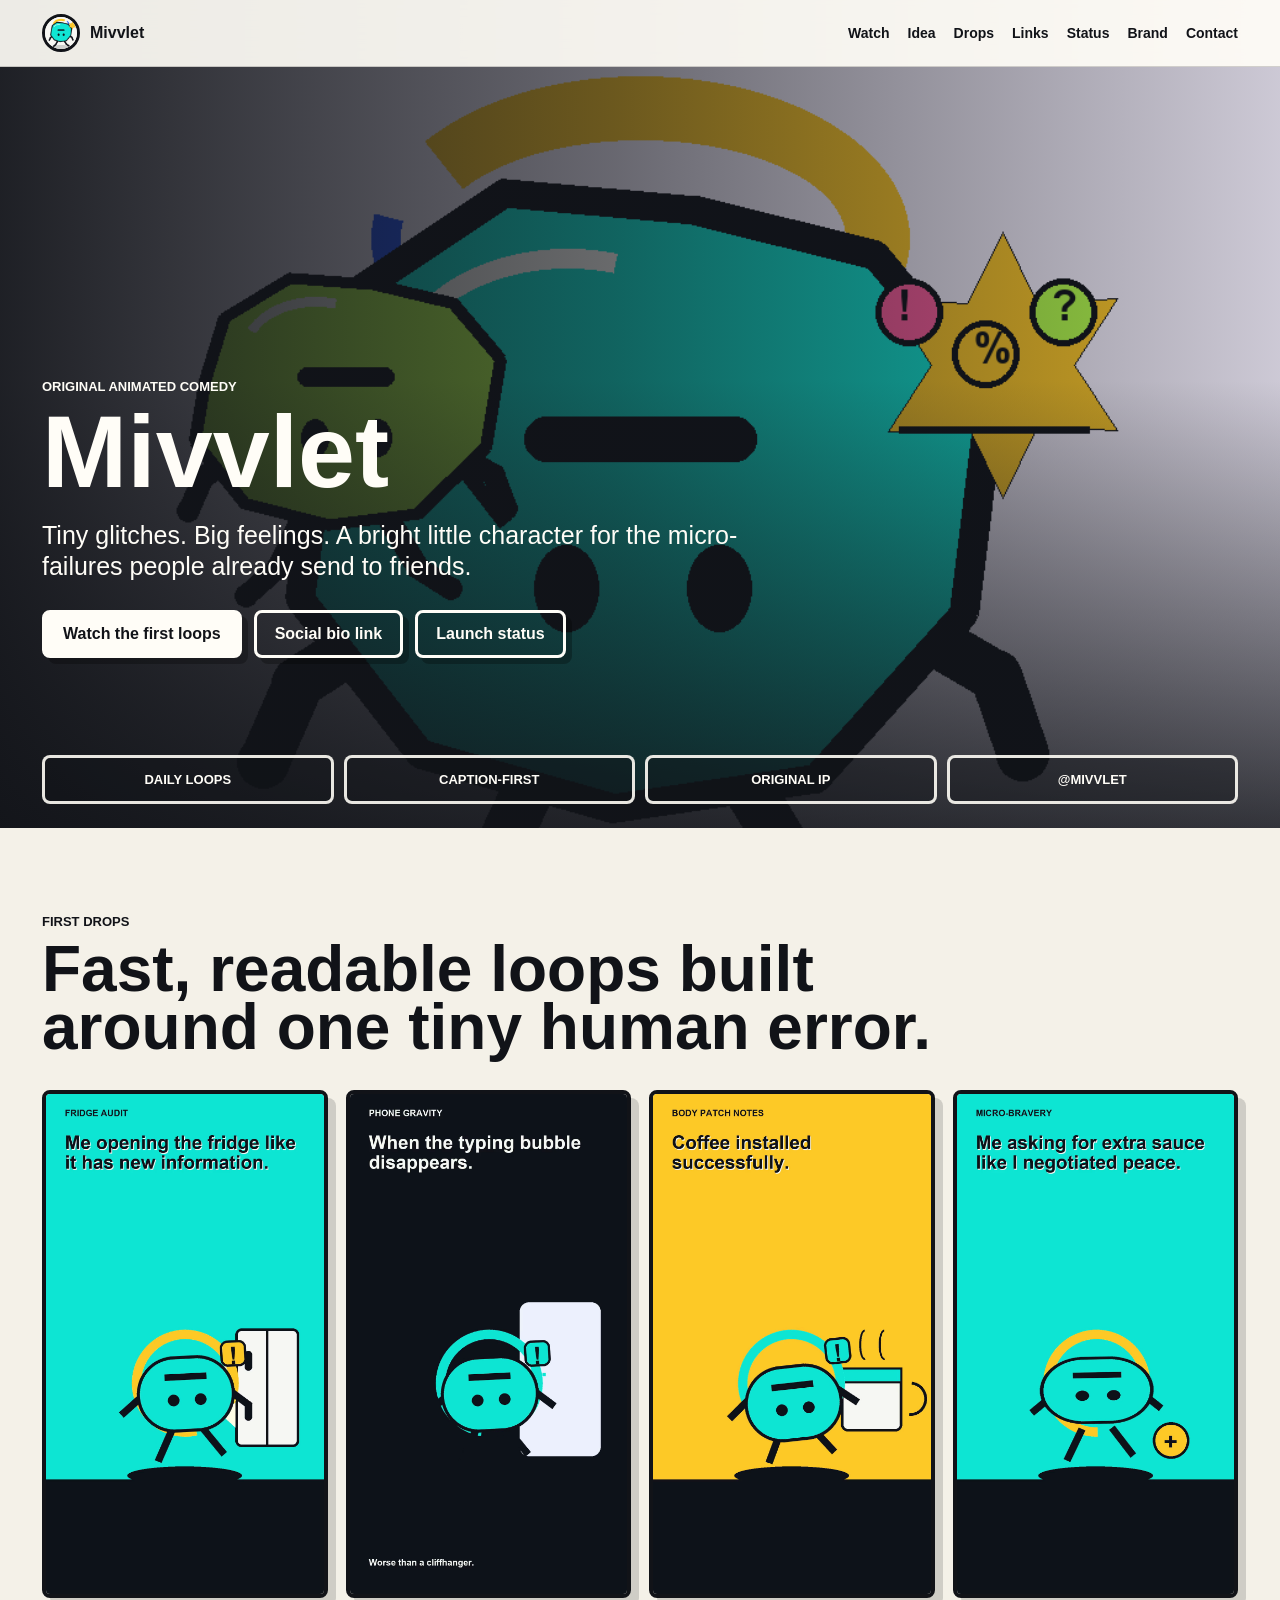
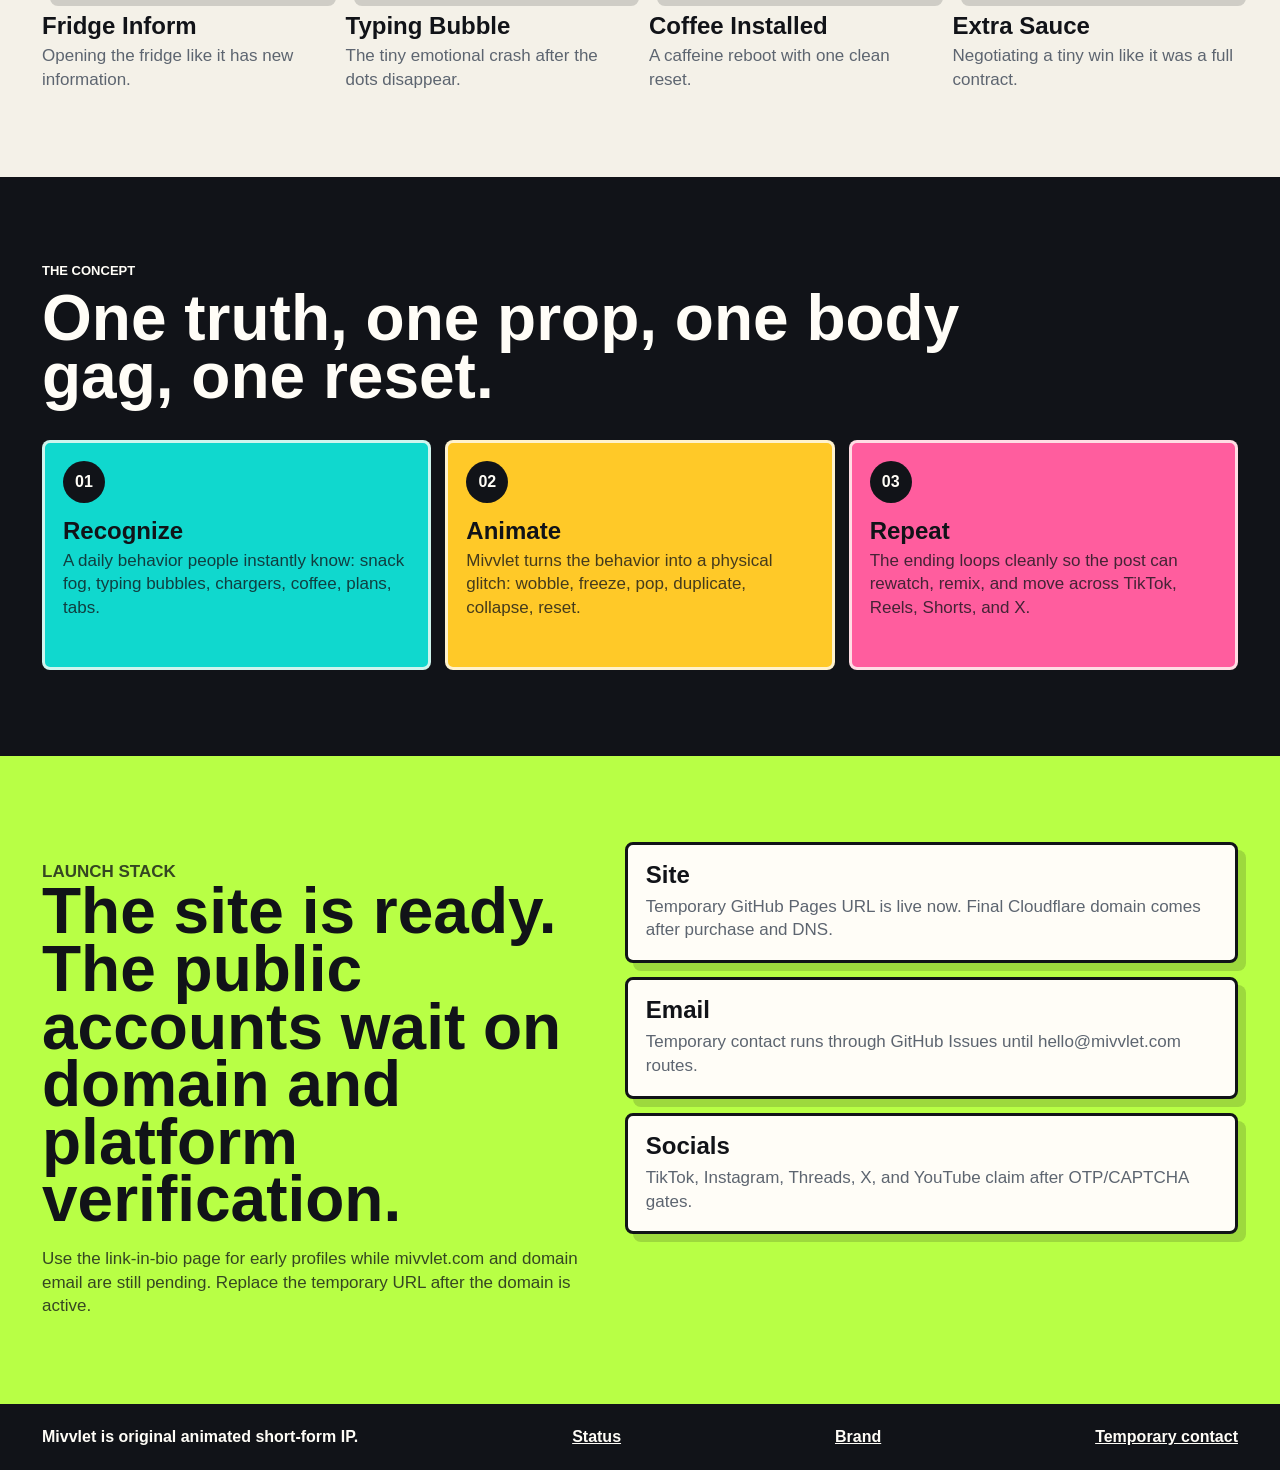
<file: index.html>
<!doctype html>
<html lang="en">
<head>
  <meta charset="utf-8">
  <meta name="viewport" content="width=device-width, initial-scale=1">
  <title>Mivvlet | Tiny glitches, big feelings</title>
  <meta name="description" content="Mivvlet is an original animated short-form character brand about tiny glitches, big feelings, and everyday micro-failures.">
  <meta name="theme-color" content="#10d8ce">
  <link rel="canonical" href="https://johnnycrypto289.github.io/mivvlet-site/">
  <meta property="og:title" content="Mivvlet">
  <meta property="og:description" content="Tiny glitches. Big feelings.">
  <meta property="og:url" content="https://johnnycrypto289.github.io/mivvlet-site/">
  <meta property="og:image" content="https://johnnycrypto289.github.io/mivvlet-site/assets/profile/youtube-banner-2560x1440.png">
  <meta property="og:type" content="website">
  <meta name="twitter:card" content="summary_large_image">
  <meta name="twitter:title" content="Mivvlet">
  <meta name="twitter:description" content="Tiny glitches. Big feelings.">
  <meta name="twitter:image" content="https://johnnycrypto289.github.io/mivvlet-site/assets/profile/youtube-banner-2560x1440.png">
  <link rel="icon" href="assets/profile/avatar-800.png">
  <link rel="manifest" href="site.webmanifest">
  <link rel="stylesheet" href="styles.css">
</head>
<body>
  <header class="site-header">
    <a class="brand-mark" href="#top" aria-label="Mivvlet home">
      <img src="assets/profile/avatar-800.png" alt="">
      <span>Mivvlet</span>
    </a>
    <nav aria-label="Main navigation">
      <a href="#watch">Watch</a>
      <a href="#idea">Idea</a>
      <a href="#drops">Drops</a>
      <a href="links.html">Links</a>
      <a href="status.html">Status</a>
      <a href="brand.html">Brand</a>
      <a href="https://github.com/Johnnycrypto289/mivvlet-site/issues/new?template=contact.yml" target="_blank" rel="noreferrer">Contact</a>
    </nav>
  </header>

  <main id="top">
    <section class="hero" aria-label="Mivvlet introduction">
      <video class="hero-video" autoplay muted loop playsinline poster="assets/covers/hero-question-prompt.png">
        <source src="assets/videos/hero-question-prompt.mp4" type="video/mp4">
      </video>
      <div class="hero-tint"></div>
      <div class="hero-copy">
        <p class="eyebrow">Original animated comedy</p>
        <h1>Mivvlet</h1>
        <p>Tiny glitches. Big feelings. A bright little character for the micro-failures people already send to friends.</p>
        <div class="hero-actions">
          <a class="primary-action" href="#watch">Watch the first loops</a>
          <a class="secondary-action" href="links.html">Social bio link</a>
          <a class="secondary-action" href="status.html">Launch status</a>
        </div>
      </div>
      <div class="proof-strip" aria-label="Launch proof">
        <span>Daily loops</span>
        <span>Caption-first</span>
        <span>Original IP</span>
        <span>@mivvlet</span>
      </div>
    </section>

    <section class="watch-band" id="watch">
      <div class="section-head">
        <p class="eyebrow">First drops</p>
        <h2>Fast, readable loops built around one tiny human error.</h2>
      </div>
      <div class="reel-grid" aria-label="Mivvlet sample loops">
        <article>
          <video muted loop playsinline autoplay poster="assets/covers/fridge-inform.png">
            <source src="assets/videos/fridge-inform.mp4" type="video/mp4">
          </video>
          <h3>Fridge Inform</h3>
          <p>Opening the fridge like it has new information.</p>
        </article>
        <article>
          <video muted loop playsinline autoplay poster="assets/covers/typing-bubble.png">
            <source src="assets/videos/typing-bubble.mp4" type="video/mp4">
          </video>
          <h3>Typing Bubble</h3>
          <p>The tiny emotional crash after the dots disappear.</p>
        </article>
        <article>
          <video muted loop playsinline autoplay poster="assets/covers/coffee-installed.png">
            <source src="assets/videos/coffee-installed.mp4" type="video/mp4">
          </video>
          <h3>Coffee Installed</h3>
          <p>A caffeine reboot with one clean reset.</p>
        </article>
        <article>
          <video muted loop playsinline autoplay poster="assets/covers/extra-sauce.png">
            <source src="assets/videos/extra-sauce.mp4" type="video/mp4">
          </video>
          <h3>Extra Sauce</h3>
          <p>Negotiating a tiny win like it was a full contract.</p>
        </article>
      </div>
    </section>

    <section class="idea-band" id="idea">
      <div class="section-head">
        <p class="eyebrow">The concept</p>
        <h2>One truth, one prop, one body gag, one reset.</h2>
      </div>
      <div class="mechanic-grid">
        <article>
          <span>01</span>
          <h3>Recognize</h3>
          <p>A daily behavior people instantly know: snack fog, typing bubbles, chargers, coffee, plans, tabs.</p>
        </article>
        <article>
          <span>02</span>
          <h3>Animate</h3>
          <p>Mivvlet turns the behavior into a physical glitch: wobble, freeze, pop, duplicate, collapse, reset.</p>
        </article>
        <article>
          <span>03</span>
          <h3>Repeat</h3>
          <p>The ending loops cleanly so the post can rewatch, remix, and move across TikTok, Reels, Shorts, and X.</p>
        </article>
      </div>
    </section>

    <section class="drops-band" id="drops">
      <div class="drop-copy">
        <p class="eyebrow">Launch stack</p>
        <h2>The site is ready. The public accounts wait on domain and platform verification.</h2>
        <p>Use the link-in-bio page for early profiles while mivvlet.com and domain email are still pending. Replace the temporary URL after the domain is active.</p>
      </div>
      <div class="drop-list" aria-label="Launch status">
        <div>
          <b>Site</b>
          <span>Temporary GitHub Pages URL is live now. Final Cloudflare domain comes after purchase and DNS.</span>
        </div>
        <div>
          <b>Email</b>
          <span>Temporary contact runs through GitHub Issues until hello@mivvlet.com routes.</span>
        </div>
        <div>
          <b>Socials</b>
          <span>TikTok, Instagram, Threads, X, and YouTube claim after OTP/CAPTCHA gates.</span>
        </div>
      </div>
    </section>
  </main>

  <footer>
    <p>Mivvlet is original animated short-form IP.</p>
    <a href="status.html">Status</a>
    <a href="brand.html">Brand</a>
    <a href="https://github.com/Johnnycrypto289/mivvlet-site/issues/new?template=contact.yml">Temporary contact</a>
  </footer>

  <script src="script.js"></script>
</body>
</html>
</file>
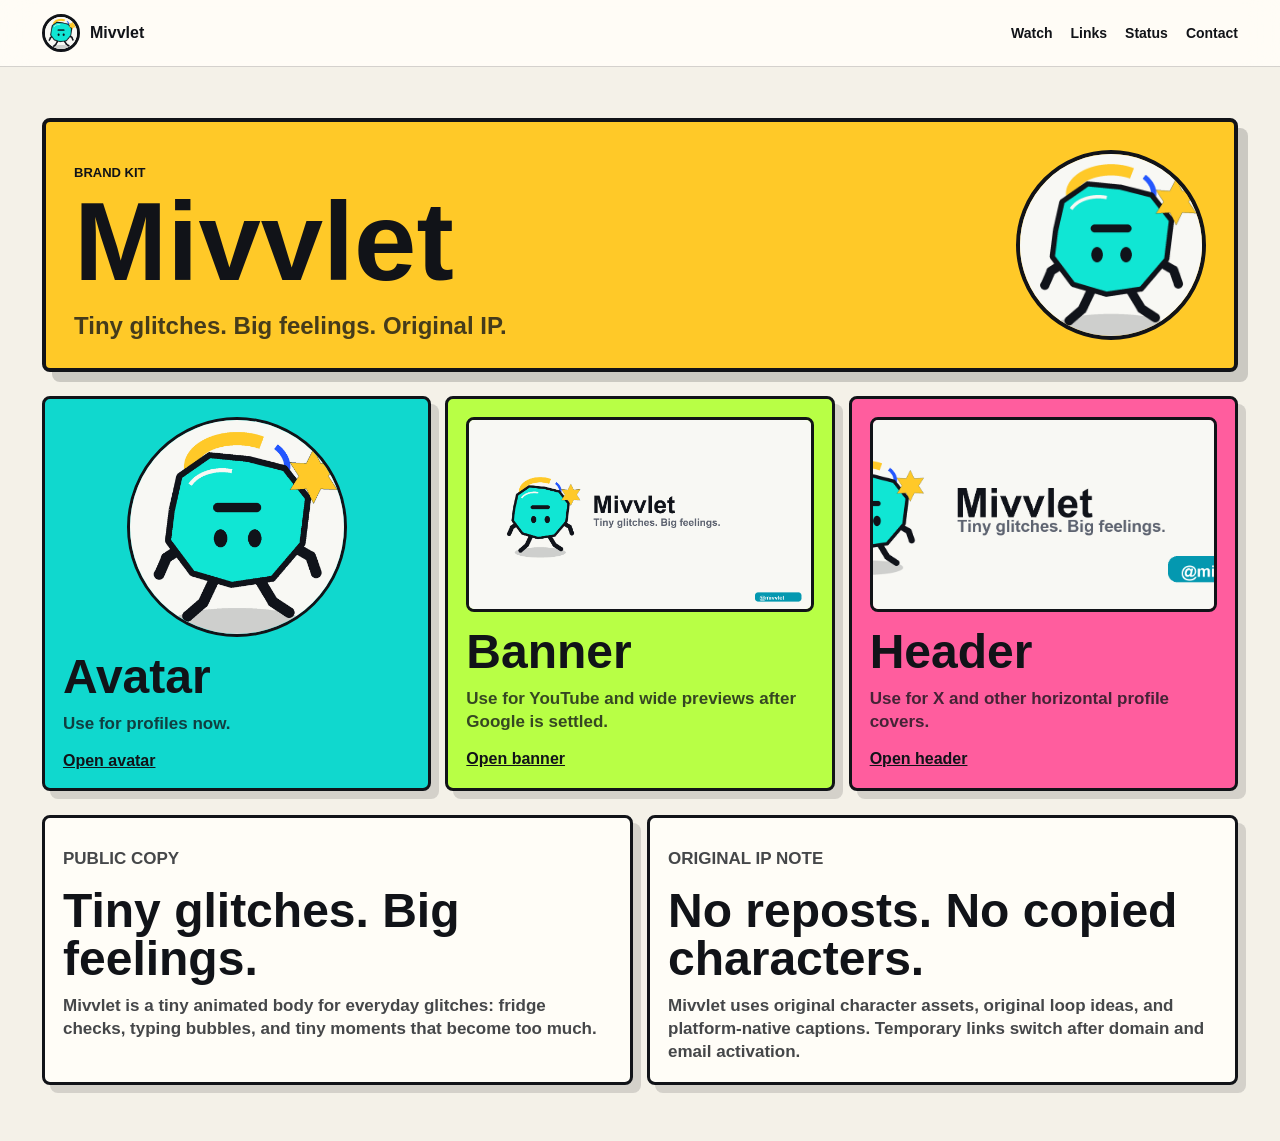
<file: brand.html>
<!doctype html>
<html lang="en">
<head>
  <meta charset="utf-8">
  <meta name="viewport" content="width=device-width, initial-scale=1">
  <title>Mivvlet Brand Kit | Original animated IP</title>
  <meta name="description" content="Mivvlet public brand kit with official temporary links, avatar, banner, and original-IP notes.">
  <meta name="theme-color" content="#10d8ce">
  <link rel="canonical" href="https://johnnycrypto289.github.io/mivvlet-site/brand.html">
  <meta property="og:title" content="Mivvlet Brand Kit">
  <meta property="og:description" content="Official temporary Mivvlet brand assets and original-IP notes.">
  <meta property="og:url" content="https://johnnycrypto289.github.io/mivvlet-site/brand.html">
  <meta property="og:image" content="https://johnnycrypto289.github.io/mivvlet-site/assets/profile/youtube-banner-2560x1440.png">
  <meta property="og:type" content="website">
  <meta name="twitter:card" content="summary_large_image">
  <meta name="twitter:title" content="Mivvlet Brand Kit">
  <meta name="twitter:description" content="Official temporary Mivvlet brand assets and original-IP notes.">
  <meta name="twitter:image" content="https://johnnycrypto289.github.io/mivvlet-site/assets/profile/youtube-banner-2560x1440.png">
  <link rel="icon" href="assets/profile/avatar-800.png">
  <link rel="manifest" href="site.webmanifest">
  <link rel="stylesheet" href="styles.css">
</head>
<body class="brand-page">
  <header class="site-header">
    <a class="brand-mark" href="./" aria-label="Mivvlet home">
      <img src="assets/profile/avatar-800.png" alt="">
      <span>Mivvlet</span>
    </a>
    <nav aria-label="Brand navigation">
      <a href="./">Watch</a>
      <a href="links.html">Links</a>
      <a href="status.html">Status</a>
      <a href="https://github.com/Johnnycrypto289/mivvlet-site/issues/new?template=contact.yml" target="_blank" rel="noreferrer">Contact</a>
    </nav>
  </header>

  <main class="brand-shell">
    <section class="brand-hero">
      <div>
        <p class="eyebrow">Brand kit</p>
        <h1>Mivvlet</h1>
        <p>Tiny glitches. Big feelings. Original IP.</p>
      </div>
      <img src="assets/profile/avatar-800.png" alt="">
    </section>

    <section class="brand-assets" aria-label="Brand assets">
      <article>
        <img src="assets/profile/avatar-800.png" alt="">
        <h2>Avatar</h2>
        <p>Use for profiles now.</p>
        <a href="assets/profile/avatar-800.png">Open avatar</a>
      </article>
      <article>
        <img src="assets/profile/youtube-banner-2560x1440.png" alt="">
        <h2>Banner</h2>
        <p>Use for YouTube and wide previews after Google is settled.</p>
        <a href="assets/profile/youtube-banner-2560x1440.png">Open banner</a>
      </article>
      <article>
        <img src="assets/profile/x-header-1500x500.png" alt="">
        <h2>Header</h2>
        <p>Use for X and other horizontal profile covers.</p>
        <a href="assets/profile/x-header-1500x500.png">Open header</a>
      </article>
    </section>

    <section class="brand-copy" aria-label="Brand copy">
      <div>
        <p class="eyebrow">Public copy</p>
        <h2>Tiny glitches. Big feelings.</h2>
        <p>Mivvlet is a tiny animated body for everyday glitches: fridge checks, typing bubbles, and tiny moments that become too much.</p>
      </div>
      <div>
        <p class="eyebrow">Original IP note</p>
        <h2>No reposts. No copied characters.</h2>
        <p>Mivvlet uses original character assets, original loop ideas, and platform-native captions. Temporary links switch after domain and email activation.</p>
      </div>
    </section>
  </main>
</body>
</html>
</file>
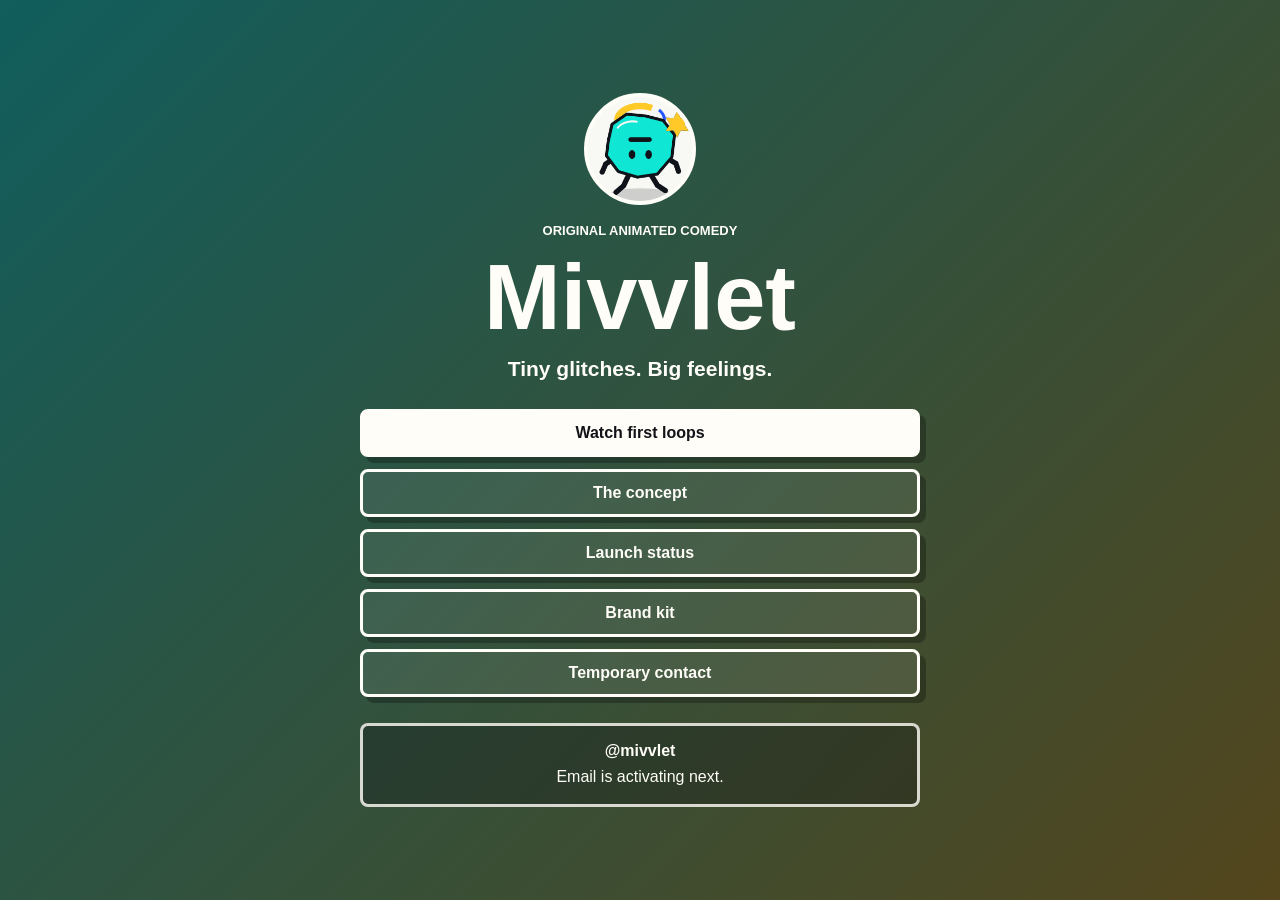
<file: links.html>
<!doctype html>
<html lang="en">
<head>
  <meta charset="utf-8">
  <meta name="viewport" content="width=device-width, initial-scale=1">
  <title>Mivvlet Links | Tiny glitches, big feelings</title>
  <meta name="description" content="Mivvlet links, first loops, and launch status.">
  <meta name="theme-color" content="#10d8ce">
  <link rel="canonical" href="https://johnnycrypto289.github.io/mivvlet-site/links.html">
  <meta property="og:title" content="Mivvlet Links">
  <meta property="og:description" content="Tiny glitches. Big feelings.">
  <meta property="og:url" content="https://johnnycrypto289.github.io/mivvlet-site/links.html">
  <meta property="og:image" content="https://johnnycrypto289.github.io/mivvlet-site/assets/profile/youtube-banner-2560x1440.png">
  <meta property="og:type" content="website">
  <meta name="twitter:card" content="summary_large_image">
  <meta name="twitter:title" content="Mivvlet Links">
  <meta name="twitter:description" content="Tiny glitches. Big feelings.">
  <meta name="twitter:image" content="https://johnnycrypto289.github.io/mivvlet-site/assets/profile/youtube-banner-2560x1440.png">
  <link rel="icon" href="assets/profile/avatar-800.png">
  <link rel="manifest" href="site.webmanifest">
  <link rel="stylesheet" href="styles.css">
</head>
<body class="links-page">
  <main class="links-shell" aria-label="Mivvlet links">
    <img class="links-avatar" src="assets/profile/avatar-800.png" alt="">
    <p class="eyebrow">Original animated comedy</p>
    <h1>Mivvlet</h1>
    <p>Tiny glitches. Big feelings.</p>
    <div class="link-stack">
      <a class="primary-action" href="./">Watch first loops</a>
      <a class="secondary-action light" href="./#idea">The concept</a>
      <a class="secondary-action light" href="status.html">Launch status</a>
      <a class="secondary-action light" href="brand.html">Brand kit</a>
      <a class="secondary-action light" href="https://github.com/Johnnycrypto289/mivvlet-site/issues/new?template=contact.yml" target="_blank" rel="noreferrer">Temporary contact</a>
    </div>
    <div class="links-note">
      <b>@mivvlet</b>
      <span>Email is activating next.</span>
    </div>
  </main>
</body>
</html>
</file>
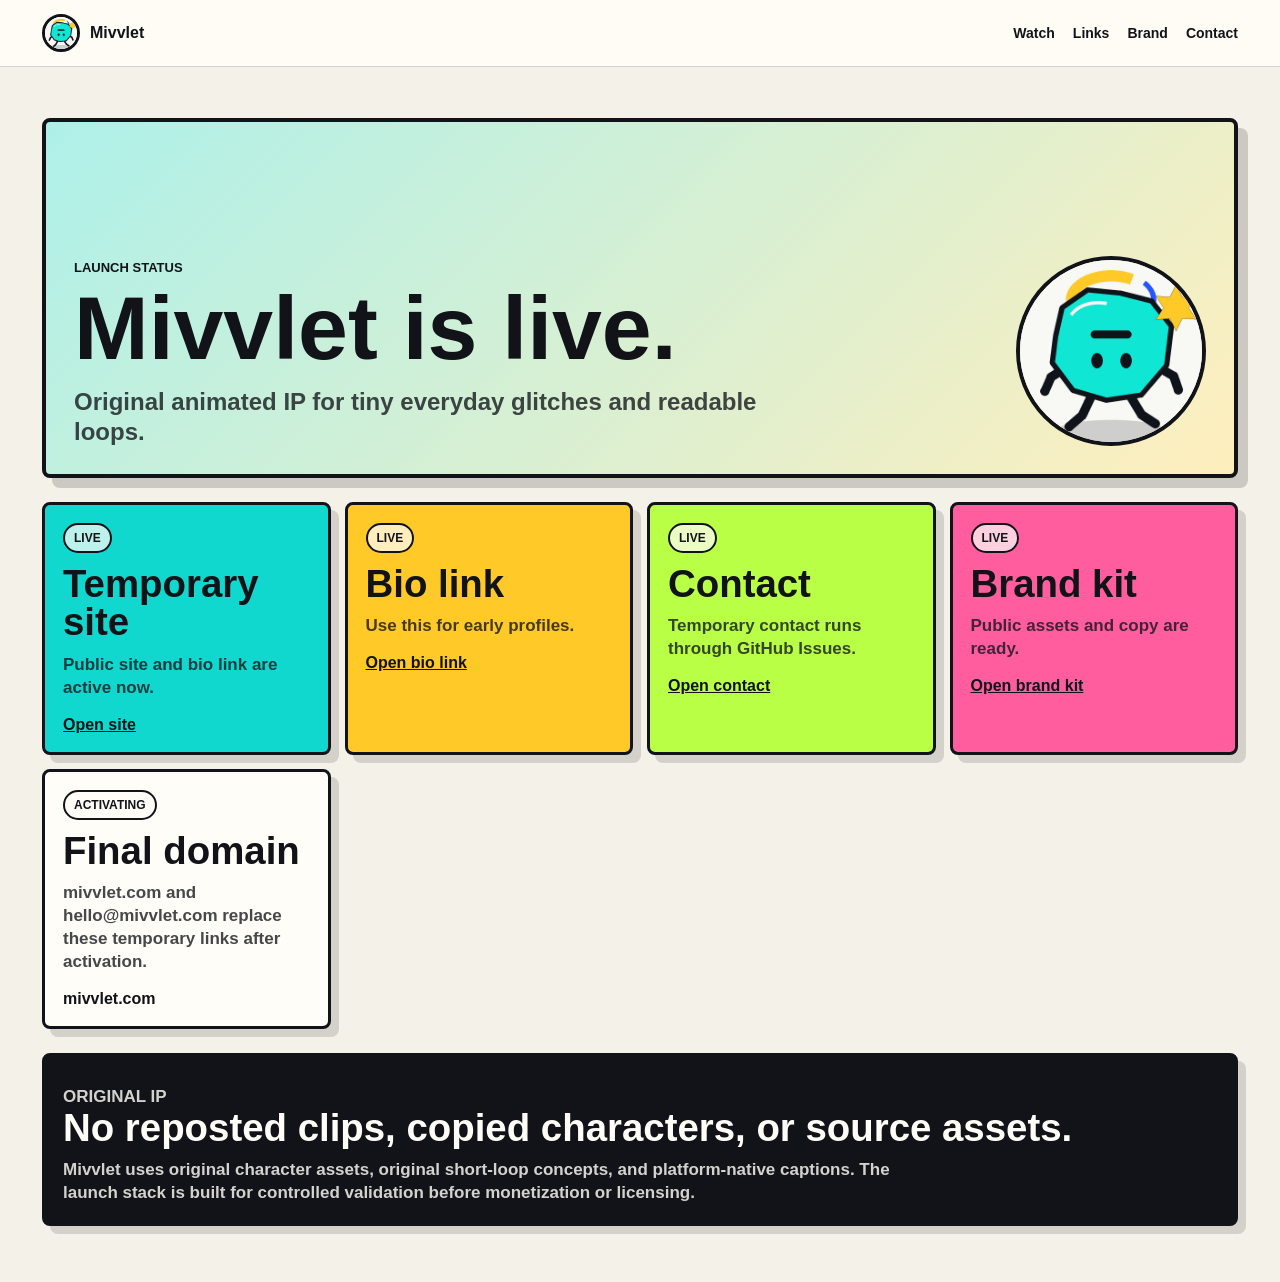
<file: status.html>
<!doctype html>
<html lang="en">
<head>
  <meta charset="utf-8">
  <meta name="viewport" content="width=device-width, initial-scale=1">
  <title>Mivvlet Status | Original animated IP</title>
  <meta name="description" content="Mivvlet launch status, official temporary links, and original-IP notes.">
  <meta name="theme-color" content="#10d8ce">
  <link rel="canonical" href="https://johnnycrypto289.github.io/mivvlet-site/status.html">
  <meta property="og:title" content="Mivvlet Status">
  <meta property="og:description" content="Original animated IP. Tiny glitches. Big feelings.">
  <meta property="og:url" content="https://johnnycrypto289.github.io/mivvlet-site/status.html">
  <meta property="og:image" content="https://johnnycrypto289.github.io/mivvlet-site/assets/profile/youtube-banner-2560x1440.png">
  <meta property="og:type" content="website">
  <meta name="twitter:card" content="summary_large_image">
  <meta name="twitter:title" content="Mivvlet Status">
  <meta name="twitter:description" content="Original animated IP. Tiny glitches. Big feelings.">
  <meta name="twitter:image" content="https://johnnycrypto289.github.io/mivvlet-site/assets/profile/youtube-banner-2560x1440.png">
  <link rel="icon" href="assets/profile/avatar-800.png">
  <link rel="manifest" href="site.webmanifest">
  <link rel="stylesheet" href="styles.css">
</head>
<body class="status-page">
  <header class="site-header">
    <a class="brand-mark" href="./" aria-label="Mivvlet home">
      <img src="assets/profile/avatar-800.png" alt="">
      <span>Mivvlet</span>
    </a>
    <nav aria-label="Status navigation">
      <a href="./">Watch</a>
      <a href="links.html">Links</a>
      <a href="brand.html">Brand</a>
      <a href="https://github.com/Johnnycrypto289/mivvlet-site/issues/new?template=contact.yml" target="_blank" rel="noreferrer">Contact</a>
    </nav>
  </header>

  <main class="status-shell">
    <section class="status-hero">
      <div>
        <p class="eyebrow">Launch status</p>
        <h1>Mivvlet is live.</h1>
        <p>Original animated IP for tiny everyday glitches and readable loops.</p>
      </div>
      <img src="assets/profile/avatar-800.png" alt="">
    </section>

    <section class="status-grid" aria-label="Mivvlet status">
      <article>
        <span>Live</span>
        <h2>Temporary site</h2>
        <p>Public site and bio link are active now.</p>
        <a href="./">Open site</a>
      </article>
      <article>
        <span>Live</span>
        <h2>Bio link</h2>
        <p>Use this for early profiles.</p>
        <a href="links.html">Open bio link</a>
      </article>
      <article>
        <span>Live</span>
        <h2>Contact</h2>
        <p>Temporary contact runs through GitHub Issues.</p>
        <a href="https://github.com/Johnnycrypto289/mivvlet-site/issues/new?template=contact.yml" target="_blank" rel="noreferrer">Open contact</a>
      </article>
      <article>
        <span>Live</span>
        <h2>Brand kit</h2>
        <p>Public assets and copy are ready.</p>
        <a href="brand.html">Open brand kit</a>
      </article>
      <article>
        <span>Activating</span>
        <h2>Final domain</h2>
        <p>mivvlet.com and hello@mivvlet.com replace these temporary links after activation.</p>
        <b>mivvlet.com</b>
      </article>
    </section>

    <section class="status-proof" aria-label="Original IP notes">
      <p class="eyebrow">Original IP</p>
      <h2>No reposted clips, copied characters, or source assets.</h2>
      <p>Mivvlet uses original character assets, original short-loop concepts, and platform-native captions. The launch stack is built for controlled validation before monetization or licensing.</p>
    </section>
  </main>
</body>
</html>
</file>
<file: styles.css>
:root {
  --ink: #111318;
  --paper: #f4f1e8;
  --white: #fffdf7;
  --cyan: #10d8ce;
  --yellow: #ffc928;
  --rose: #ff5d9e;
  --lime: #b8ff45;
  --blue: #2557ff;
  --muted: #5d6570;
  --line: rgba(17, 19, 24, .18);
}

* {
  box-sizing: border-box;
}

html {
  scroll-behavior: smooth;
  overflow-x: hidden;
}

body {
  margin: 0;
  background: var(--paper);
  color: var(--ink);
  font-family: Inter, Arial, Helvetica, sans-serif;
  letter-spacing: 0;
  overflow-x: hidden;
}

a {
  color: inherit;
}

.site-header {
  position: fixed;
  z-index: 10;
  top: 0;
  right: 0;
  left: 0;
  display: flex;
  align-items: center;
  justify-content: space-between;
  gap: 24px;
  padding: 14px clamp(16px, 4vw, 42px);
  background: rgba(255, 253, 247, .92);
  border-bottom: 1px solid var(--line);
  backdrop-filter: blur(16px);
}

.brand-mark {
  display: inline-flex;
  align-items: center;
  gap: 10px;
  font-weight: 900;
  text-decoration: none;
}

.brand-mark img {
  width: 38px;
  height: 38px;
  border: 3px solid var(--ink);
  border-radius: 50%;
  background: var(--white);
}

nav {
  display: flex;
  align-items: center;
  gap: 18px;
  font-size: 14px;
  font-weight: 900;
}

nav a {
  text-decoration: none;
}

.hero {
  position: relative;
  min-height: 92vh;
  overflow: hidden;
  display: grid;
  align-items: end;
  padding: 102px clamp(16px, 4vw, 42px) 26px;
  background: var(--ink);
}

.hero-video,
.hero-tint {
  position: absolute;
  inset: 0;
}

.hero-video {
  width: 100%;
  height: 100%;
  object-fit: cover;
  transform: scale(1.04);
}

.hero-tint {
  background:
    linear-gradient(90deg, rgba(17, 19, 24, .94), rgba(17, 19, 24, .62) 48%, rgba(17, 19, 24, .18)),
    linear-gradient(0deg, rgba(17, 19, 24, .82), rgba(17, 19, 24, 0) 54%);
}

.hero-copy {
  position: relative;
  z-index: 1;
  min-width: 0;
  width: min(780px, 100%);
  padding: 8vh 0 16vh;
  color: var(--white);
}

.eyebrow {
  margin: 0 0 12px;
  font-size: 13px;
  font-weight: 900;
  text-transform: uppercase;
}

.hero h1,
.section-head h2,
.drop-copy h2 {
  margin: 0;
  font-size: clamp(44px, 8vw, 104px);
  line-height: .9;
  letter-spacing: 0;
}

.hero p:not(.eyebrow) {
  max-width: min(710px, 100%);
  margin: 22px 0 0;
  font-size: clamp(18px, 2.1vw, 25px);
  line-height: 1.24;
  overflow-wrap: break-word;
}

.hero-actions {
  display: flex;
  flex-wrap: wrap;
  gap: 12px;
  margin-top: 28px;
}

.primary-action,
.secondary-action {
  display: inline-flex;
  align-items: center;
  justify-content: center;
  min-height: 48px;
  max-width: 100%;
  padding: 0 18px;
  border: 3px solid var(--white);
  border-radius: 8px;
  background: var(--white);
  color: var(--ink);
  font-weight: 900;
  text-decoration: none;
  box-shadow: 6px 6px 0 rgba(0, 0, 0, .28);
}

.secondary-action {
  background: transparent;
  color: var(--white);
}

.proof-strip {
  position: absolute;
  z-index: 2;
  left: clamp(16px, 4vw, 42px);
  right: clamp(16px, 4vw, 42px);
  bottom: 24px;
  display: grid;
  grid-template-columns: repeat(4, minmax(0, 1fr));
  gap: 10px;
}

.proof-strip span {
  min-width: 0;
  padding: 14px 12px;
  border: 3px solid rgba(255, 253, 247, .9);
  border-radius: 8px;
  background: rgba(17, 19, 24, .42);
  color: var(--white);
  font-size: 13px;
  font-weight: 900;
  text-align: center;
  text-transform: uppercase;
}

.watch-band,
.idea-band,
.drops-band {
  padding: 86px clamp(16px, 4vw, 42px);
}

.section-head {
  max-width: 980px;
  margin-bottom: 34px;
}

.section-head h2,
.drop-copy h2 {
  font-size: clamp(34px, 5vw, 70px);
}

.reel-grid {
  display: grid;
  grid-template-columns: repeat(4, minmax(0, 1fr));
  gap: 18px;
}

.reel-grid article {
  min-width: 0;
}

.reel-grid video {
  display: block;
  width: 100%;
  aspect-ratio: 9 / 16;
  object-fit: cover;
  border: 4px solid var(--ink);
  border-radius: 8px;
  background: var(--cyan);
  box-shadow: 8px 8px 0 rgba(17, 19, 24, .16);
}

.reel-grid h3,
.mechanic-grid h3 {
  margin: 16px 0 6px;
  font-size: 24px;
  line-height: 1;
}

.reel-grid p,
.mechanic-grid p,
.drop-copy p,
.drop-list span {
  margin: 0;
  color: var(--muted);
  font-size: 17px;
  line-height: 1.4;
}

.idea-band {
  background: var(--ink);
  color: var(--white);
}

.mechanic-grid {
  display: grid;
  grid-template-columns: repeat(3, minmax(0, 1fr));
  gap: 14px;
}

.mechanic-grid article {
  min-width: 0;
  min-height: 230px;
  padding: 18px;
  border: 3px solid rgba(255, 253, 247, .8);
  border-radius: 8px;
}

.mechanic-grid article:nth-child(1) {
  background: var(--cyan);
  color: var(--ink);
}

.mechanic-grid article:nth-child(2) {
  background: var(--yellow);
  color: var(--ink);
}

.mechanic-grid article:nth-child(3) {
  background: var(--rose);
  color: var(--ink);
}

.mechanic-grid span {
  display: inline-flex;
  align-items: center;
  justify-content: center;
  width: 42px;
  height: 42px;
  border-radius: 50%;
  background: var(--ink);
  color: var(--white);
  font-weight: 900;
}

.mechanic-grid p {
  color: rgba(17, 19, 24, .78);
}

.drops-band {
  display: grid;
  grid-template-columns: minmax(0, .95fr) minmax(0, 1.05fr);
  gap: 28px;
  align-items: start;
  background: var(--lime);
}

.drop-copy p {
  margin-top: 18px;
  color: rgba(17, 19, 24, .78);
}

.drop-list {
  display: grid;
  gap: 14px;
}

.drop-list div {
  min-width: 0;
  padding: 18px;
  border: 3px solid var(--ink);
  border-radius: 8px;
  background: var(--white);
  box-shadow: 8px 8px 0 rgba(17, 19, 24, .16);
}

.drop-list b {
  display: block;
  margin-bottom: 8px;
  font-size: 24px;
  line-height: 1;
}

footer {
  display: flex;
  justify-content: space-between;
  gap: 20px;
  padding: 24px clamp(16px, 4vw, 42px);
  background: var(--ink);
  color: var(--white);
  font-weight: 800;
}

footer p {
  margin: 0;
}

.links-page {
  min-height: 100vh;
  background:
    linear-gradient(135deg, rgba(16, 216, 206, .38), rgba(255, 201, 40, .28)),
    var(--ink);
}

.links-shell {
  width: min(560px, calc(100% - 32px));
  min-height: 100vh;
  margin: 0 auto;
  padding: 46px 0;
  display: grid;
  align-content: center;
  gap: 18px;
  color: var(--white);
  text-align: center;
}

.links-avatar {
  width: 112px;
  height: 112px;
  margin: 0 auto;
  border: 4px solid var(--white);
  border-radius: 50%;
  background: var(--white);
}

.links-shell h1 {
  margin: 0;
  font-size: clamp(52px, 14vw, 92px);
  line-height: .9;
}

.links-shell p {
  margin: 0;
  font-size: 21px;
  font-weight: 900;
}

.links-shell .eyebrow {
  font-size: 13px;
}

.link-stack {
  display: grid;
  gap: 12px;
  margin-top: 10px;
}

.secondary-action.light {
  background: rgba(255, 253, 247, .08);
  color: var(--white);
}

.links-note {
  display: grid;
  gap: 6px;
  margin-top: 8px;
  padding: 16px;
  border: 3px solid rgba(255, 253, 247, .82);
  border-radius: 8px;
  background: rgba(17, 19, 24, .32);
}

.links-note b,
.links-note span {
  overflow-wrap: anywhere;
}

.links-note span {
  font-size: 16px;
  line-height: 1.35;
}

.status-page {
  background: var(--paper);
}

.status-shell {
  min-width: 0;
  width: 100%;
  max-width: 100vw;
  padding: 118px clamp(16px, 4vw, 42px) 56px;
  display: grid;
  gap: 24px;
}

.status-hero {
  min-width: 0;
  width: 100%;
  max-width: 100%;
  min-height: 360px;
  display: grid;
  grid-template-columns: minmax(0, 1fr) auto;
  gap: 24px;
  align-items: end;
  padding: 28px;
  border: 4px solid var(--ink);
  border-radius: 8px;
  background:
    linear-gradient(135deg, rgba(16, 216, 206, .34), rgba(255, 201, 40, .28)),
    var(--white);
  box-shadow: 10px 10px 0 rgba(17, 19, 24, .18);
  overflow: hidden;
}

.status-hero > *,
.status-grid > *,
.status-proof > * {
  min-width: 0;
  max-width: 100%;
}

.status-hero h1 {
  max-width: 900px;
  margin: 0;
  font-size: clamp(44px, 7vw, 92px);
  line-height: .92;
  overflow-wrap: anywhere;
}

.status-hero p:not(.eyebrow) {
  max-width: 720px;
  margin: 18px 0 0;
  color: rgba(17, 19, 24, .78);
  font-size: clamp(18px, 2vw, 24px);
  font-weight: 900;
  line-height: 1.22;
  overflow-wrap: anywhere;
}

.status-hero img {
  width: clamp(96px, 18vw, 190px);
  height: clamp(96px, 18vw, 190px);
  border: 4px solid var(--ink);
  border-radius: 50%;
  background: var(--white);
}

.status-grid {
  width: 100%;
  max-width: 100%;
  display: grid;
  grid-template-columns: repeat(4, minmax(0, 1fr));
  gap: 14px;
}

.status-grid article,
.status-proof {
  min-width: 0;
  padding: 18px;
  border: 3px solid var(--ink);
  border-radius: 8px;
  background: var(--white);
  box-shadow: 8px 8px 0 rgba(17, 19, 24, .14);
  overflow: hidden;
}

.status-grid article:nth-child(1) {
  background: var(--cyan);
}

.status-grid article:nth-child(2) {
  background: var(--yellow);
}

.status-grid article:nth-child(3) {
  background: var(--lime);
}

.status-grid article:nth-child(4) {
  background: var(--rose);
}

.status-grid span {
  display: inline-flex;
  margin-bottom: 12px;
  padding: 6px 9px;
  border: 2px solid var(--ink);
  border-radius: 999px;
  background: rgba(255, 253, 247, .72);
  font-size: 12px;
  font-weight: 900;
  text-transform: uppercase;
}

.status-grid h2,
.status-proof h2 {
  margin: 0;
  font-size: clamp(26px, 3vw, 42px);
  line-height: 1;
}

.status-grid p,
.status-proof p {
  margin: 12px 0 0;
  color: rgba(17, 19, 24, .78);
  font-size: 17px;
  font-weight: 800;
  line-height: 1.35;
  overflow-wrap: anywhere;
}

.status-grid a,
.status-grid b {
  display: inline-flex;
  margin-top: 16px;
  color: var(--ink);
  font-weight: 900;
}

.status-proof {
  background: var(--ink);
  color: var(--white);
}

.status-proof p {
  max-width: 860px;
  color: rgba(255, 253, 247, .82);
}

.brand-page {
  background: var(--paper);
}

.brand-shell {
  min-width: 0;
  width: 100%;
  max-width: 100vw;
  padding: 118px clamp(16px, 4vw, 42px) 56px;
  display: grid;
  gap: 24px;
}

.brand-hero {
  min-width: 0;
  display: grid;
  grid-template-columns: minmax(0, 1fr) auto;
  gap: 24px;
  align-items: end;
  padding: 28px;
  border: 4px solid var(--ink);
  border-radius: 8px;
  background: var(--yellow);
  box-shadow: 10px 10px 0 rgba(17, 19, 24, .18);
  overflow: hidden;
}

.brand-hero h1 {
  margin: 0;
  font-size: clamp(54px, 9vw, 112px);
  line-height: .9;
  overflow-wrap: anywhere;
}

.brand-hero p:not(.eyebrow) {
  max-width: 780px;
  margin: 18px 0 0;
  color: rgba(17, 19, 24, .78);
  font-size: clamp(18px, 2vw, 24px);
  font-weight: 900;
  line-height: 1.22;
}

.brand-hero img {
  width: clamp(104px, 18vw, 190px);
  height: clamp(104px, 18vw, 190px);
  border: 4px solid var(--ink);
  border-radius: 50%;
  background: var(--white);
}

.brand-assets,
.brand-copy {
  display: grid;
  grid-template-columns: repeat(3, minmax(0, 1fr));
  gap: 14px;
}

.brand-copy {
  grid-template-columns: repeat(2, minmax(0, 1fr));
}

.brand-assets article,
.brand-copy > div {
  min-width: 0;
  padding: 18px;
  border: 3px solid var(--ink);
  border-radius: 8px;
  background: var(--white);
  box-shadow: 8px 8px 0 rgba(17, 19, 24, .14);
  overflow: hidden;
}

.brand-assets article:nth-child(1) {
  background: var(--cyan);
}

.brand-assets article:nth-child(2) {
  background: var(--lime);
}

.brand-assets article:nth-child(3) {
  background: var(--rose);
}

.brand-assets img {
  display: block;
  width: 100%;
  aspect-ratio: 16 / 9;
  object-fit: cover;
  border: 3px solid var(--ink);
  border-radius: 8px;
  background: var(--white);
}

.brand-assets article:first-child img {
  width: min(220px, 100%);
  margin: 0 auto;
  aspect-ratio: 1;
  border-radius: 50%;
}

.brand-assets h2,
.brand-copy h2 {
  margin: 16px 0 0;
  font-size: clamp(28px, 4vw, 48px);
  line-height: 1;
}

.brand-assets p,
.brand-copy p {
  margin: 12px 0 0;
  color: rgba(17, 19, 24, .78);
  font-size: 17px;
  font-weight: 800;
  line-height: 1.35;
  overflow-wrap: anywhere;
}

.brand-assets a {
  display: inline-flex;
  margin-top: 16px;
  color: var(--ink);
  font-weight: 900;
}

@media (max-width: 1000px) {
  .reel-grid,
  .mechanic-grid,
  .drops-band,
  .status-grid,
  .brand-assets,
  .brand-copy {
    grid-template-columns: repeat(2, minmax(0, 1fr));
  }
}

@media (max-width: 760px) {
  .site-header,
  footer {
    align-items: flex-start;
    flex-direction: column;
  }

  nav {
    flex-wrap: wrap;
  }

  .hero {
    min-height: 920px;
    padding-top: 130px;
  }

  .hero-video {
    object-position: 52% 56%;
    transform: scale(1.28);
  }

  .hero-tint {
    background:
      linear-gradient(180deg, rgba(17, 19, 24, .92), rgba(17, 19, 24, .42) 28%, rgba(17, 19, 24, 0) 56%),
      linear-gradient(90deg, rgba(17, 19, 24, .94), rgba(17, 19, 24, .62) 48%, rgba(17, 19, 24, .18)),
      linear-gradient(0deg, rgba(17, 19, 24, .82), rgba(17, 19, 24, 0) 54%);
  }

  .hero-copy {
    width: 100%;
    max-width: 340px;
    padding-bottom: 300px;
  }

  .hero p:not(.eyebrow),
  .hero-actions {
    width: 100%;
    max-width: 340px;
  }

  .proof-strip,
  .reel-grid,
  .mechanic-grid,
  .drops-band,
  .status-grid,
  .status-hero,
  .brand-hero,
  .brand-assets,
  .brand-copy {
    grid-template-columns: 1fr;
  }

  .status-shell,
  .brand-shell {
    padding-top: 152px;
    padding-right: 20px;
    padding-left: 20px;
  }

  .status-hero,
  .brand-hero {
    min-height: 0;
    padding: 20px;
    box-shadow: 6px 6px 0 rgba(17, 19, 24, .16);
  }

  .status-grid article,
  .status-proof,
  .brand-assets article,
  .brand-copy > div {
    box-shadow: 6px 6px 0 rgba(17, 19, 24, .12);
  }

  .reel-grid {
    max-width: 460px;
  }
}

@media (max-width: 520px) {
  .hero h1 {
    font-size: 44px;
    line-height: .95;
  }

  .status-hero h1 {
    font-size: 34px;
    line-height: .98;
  }

  .brand-hero h1 {
    font-size: 46px;
    line-height: .95;
  }

  .status-hero p:not(.eyebrow),
  .status-grid p,
  .status-proof p,
  .brand-hero p:not(.eyebrow),
  .brand-assets p,
  .brand-copy p {
    font-size: 16px;
  }

  .hero p:not(.eyebrow) {
    font-size: 18px;
  }

  .primary-action,
  .secondary-action {
    width: 100%;
  }
}
</file>
